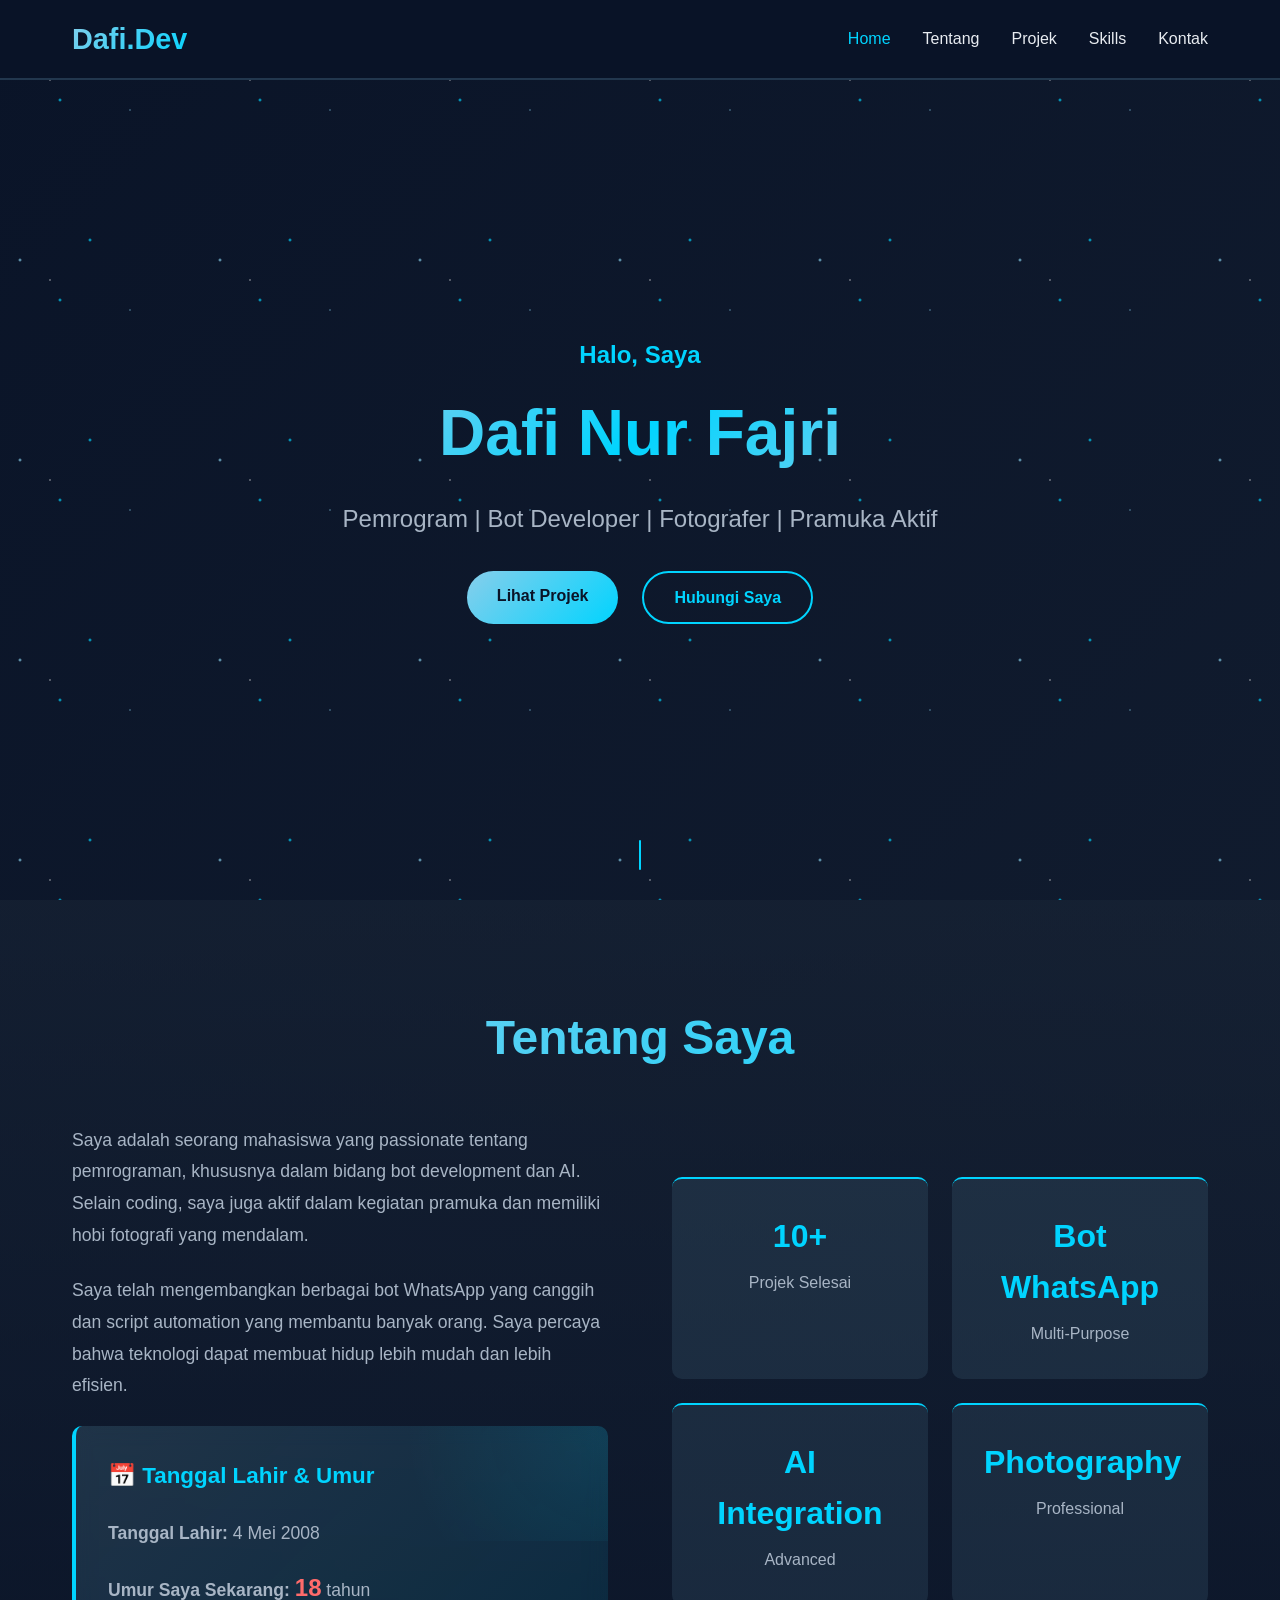
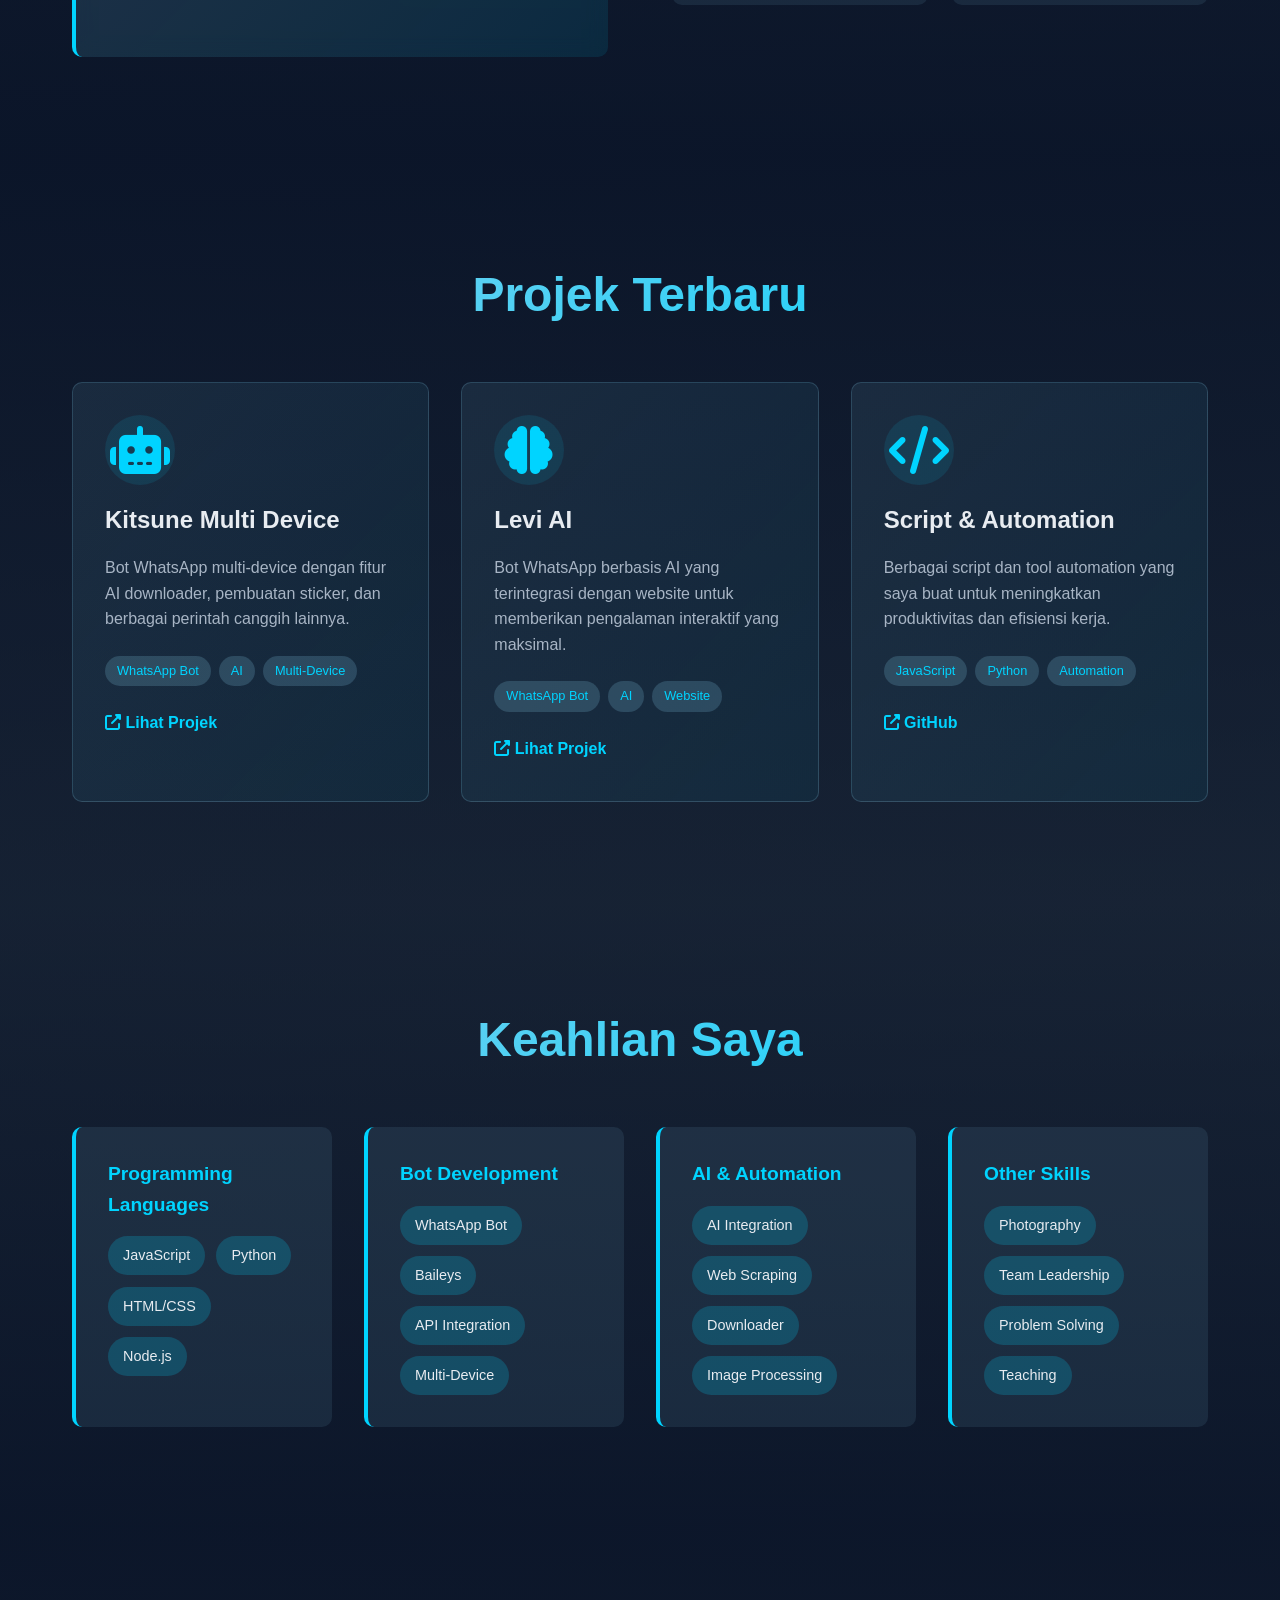
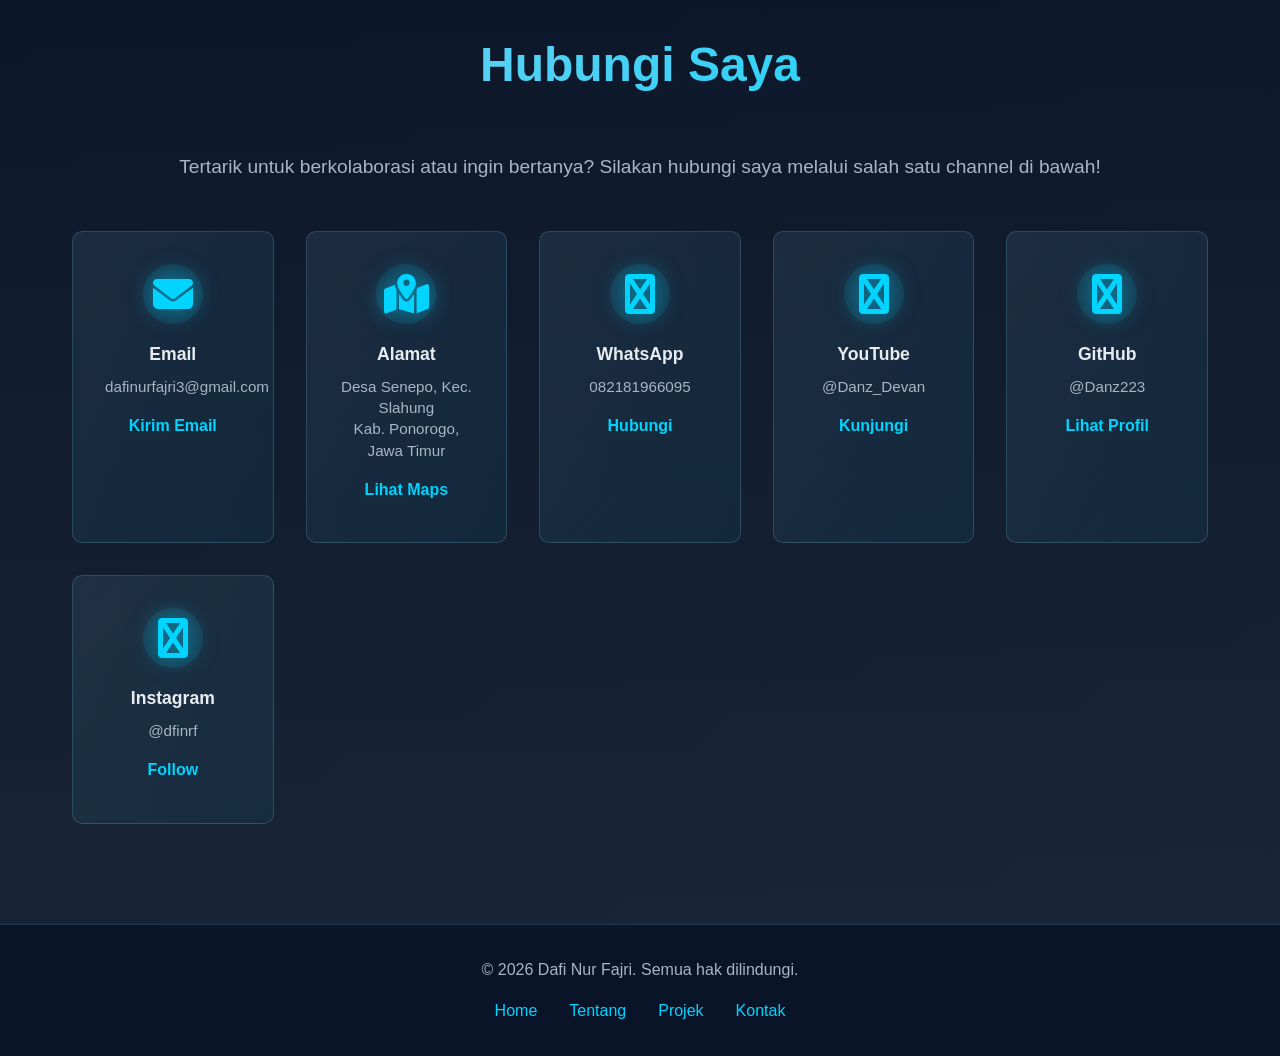
<file: index.html>
<!DOCTYPE html>
<html lang="id">
<head>
    <meta name="google-site-verification" content="H-0dtqLRIIepu6rio3VZLudSdS_zAdoAGjw9LfK89ck" />
    <meta charset="UTF-8">
    <meta name="viewport" content="width=device-width, initial-scale=1.0">
    <title>Dafi Nur Fajri - Portfolio</title>
    <link rel="stylesheet" href="styles.css">
    <link rel="stylesheet" href="https://cdnjs.cloudflare.com/ajax/libs/font-awesome/6.4.0/css/all.min.css">
</head>
<body>
    <!-- Navigation -->
    <nav class="navbar">
        <div class="nav-container">
            <div class="logo">
                <h1>Dafi<span>.Dev</span></h1>
            </div>
            <ul class="nav-menu">
                <li><a href="#home" class="nav-link">Home</a></li>
                <li><a href="#about" class="nav-link">Tentang</a></li>
                <li><a href="#projects" class="nav-link">Projek</a></li>
                <li><a href="#skills" class="nav-link">Skills</a></li>
                <li><a href="#contact" class="nav-link">Kontak</a></li>
            </ul>
            <div class="hamburger">
                <span></span>
                <span></span>
                <span></span>
            </div>
        </div>
    </nav>

    <!-- Hero Section -->
    <section id="home" class="hero">
        <div class="stars"></div>
        <div class="hero-content">
            <h2 class="greeting">Halo, Saya</h2>
            <h1 class="name">Dafi Nur Fajri</h1>
            <p class="subtitle">Pemrogram | Bot Developer | Fotografer | Pramuka Aktif</p>
            <div class="hero-buttons">
                <a href="#projects" class="btn btn-primary">Lihat Projek</a>
                <a href="#contact" class="btn btn-secondary">Hubungi Saya</a>
            </div>
        </div>
        <div class="scroll-indicator">
            <span></span>
        </div>
    </section>

    <!-- About Section -->
    <section id="about" class="about">
        <div class="container">
            <h2 class="section-title">Tentang Saya</h2>
            <div class="about-content">
                <div class="about-text">
                    <p>Saya adalah seorang mahasiswa yang passionate tentang pemrograman, khususnya dalam bidang bot development dan AI. Selain coding, saya juga aktif dalam kegiatan pramuka dan memiliki hobi fotografi yang mendalam.</p>
                    <p>Saya telah mengembangkan berbagai bot WhatsApp yang canggih dan script automation yang membantu banyak orang. Saya percaya bahwa teknologi dapat membuat hidup lebih mudah dan lebih efisien.</p>
                    
                    <div class="age-section">
                        <h3>📅 Tanggal Lahir & Umur</h3>
                        <div class="birthdate-display">
                            <p><strong>Tanggal Lahir:</strong> 4 Mei 2008</p>
                            <p><strong>Umur Saya Sekarang:</strong> <span id="liveAge" class="age-highlight">16</span> tahun</p>
                        </div>
                    </div>
                </div>
                <div class="about-stats">
                    <div class="stat-card">
                        <h3>10+</h3>
                        <p>Projek Selesai</p>
                    </div>
                    <div class="stat-card">
                        <h3>Bot WhatsApp</h3>
                        <p>Multi-Purpose</p>
                    </div>
                    <div class="stat-card">
                        <h3>AI Integration</h3>
                        <p>Advanced</p>
                    </div>
                    <div class="stat-card">
                        <h3>Photography</h3>
                        <p>Professional</p>
                    </div>
                </div>
            </div>
        </div>
    </section>

    <!-- Projects Section -->
    <section id="projects" class="projects">
        <div class="container">
            <h2 class="section-title">Projek Terbaru</h2>
            <div class="projects-grid">
                <!-- Project 1 -->
                <div class="project-card">
                    <div class="project-header">
                        <i class="fas fa-robot"></i>
                    </div>
                    <h3>Kitsune Multi Device</h3>
                    <p>Bot WhatsApp multi-device dengan fitur AI downloader, pembuatan sticker, dan berbagai perintah canggih lainnya.</p>
                    <div class="project-tags">
                        <span class="tag">WhatsApp Bot</span>
                        <span class="tag">AI</span>
                        <span class="tag">Multi-Device</span>
                    </div>
                    <a href="https://github.com/Danz223" class="project-link">
                        <i class="fas fa-external-link-alt"></i> Lihat Projek
                    </a>
                </div>

                <!-- Project 2 -->
                <div class="project-card">
                    <div class="project-header">
                        <i class="fas fa-brain"></i>
                    </div>
                    <h3>Levi AI</h3>
                    <p>Bot WhatsApp berbasis AI yang terintegrasi dengan website untuk memberikan pengalaman interaktif yang maksimal.</p>
                    <div class="project-tags">
                        <span class="tag">WhatsApp Bot</span>
                        <span class="tag">AI</span>
                        <span class="tag">Website</span>
                    </div>
                    <a href="https://github.com/Danz223" class="project-link">
                        <i class="fas fa-external-link-alt"></i> Lihat Projek
                    </a>
                </div>

                <!-- Project 3 -->
                <div class="project-card">
                    <div class="project-header">
                        <i class="fas fa-code"></i>
                    </div>
                    <h3>Script & Automation</h3>
                    <p>Berbagai script dan tool automation yang saya buat untuk meningkatkan produktivitas dan efisiensi kerja.</p>
                    <div class="project-tags">
                        <span class="tag">JavaScript</span>
                        <span class="tag">Python</span>
                        <span class="tag">Automation</span>
                    </div>
                    <a href="https://github.com/Danz223" class="project-link">
                        <i class="fas fa-external-link-alt"></i> GitHub
                    </a>
                </div>
            </div>
        </div>
    </section>

    <!-- Skills Section -->
    <section id="skills" class="skills">
        <div class="container">
            <h2 class="section-title">Keahlian Saya</h2>
            <div class="skills-grid">
                <div class="skill-item">
                    <h4>Programming Languages</h4>
                    <div class="skill-tags">
                        <span>JavaScript</span>
                        <span>Python</span>
                        <span>HTML/CSS</span>
                        <span>Node.js</span>
                    </div>
                </div>
                <div class="skill-item">
                    <h4>Bot Development</h4>
                    <div class="skill-tags">
                        <span>WhatsApp Bot</span>
                        <span>Baileys</span>
                        <span>API Integration</span>
                        <span>Multi-Device</span>
                    </div>
                </div>
                <div class="skill-item">
                    <h4>AI & Automation</h4>
                    <div class="skill-tags">
                        <span>AI Integration</span>
                        <span>Web Scraping</span>
                        <span>Downloader</span>
                        <span>Image Processing</span>
                    </div>
                </div>
                <div class="skill-item">
                    <h4>Other Skills</h4>
                    <div class="skill-tags">
                        <span>Photography</span>
                        <span>Team Leadership</span>
                        <span>Problem Solving</span>
                        <span>Teaching</span>
                    </div>
                </div>
            </div>
        </div>
    </section>

    <!-- Contact Section -->
    <section id="contact" class="contact">
        <div class="container">
            <h2 class="section-title">Hubungi Saya</h2>
            <div class="contact-content">
                <p class="contact-intro">Tertarik untuk berkolaborasi atau ingin bertanya? Silakan hubungi saya melalui salah satu channel di bawah!</p>
                
                <div class="contact-methods">
                    <div class="contact-card">
                        <i class="fas fa-envelope"></i>
                        <h4>Email</h4>
                        <p>dafinurfajri3@gmail.com</p>
                        <a href="mailto:dafinurfajri3@gmail.com" class="contact-link">Kirim Email</a>
                    </div>

                    <div class="contact-card">
                        <i class="fas fa-map-location-dot"></i>
                        <h4>Alamat</h4>
                        <p>Desa Senepo, Kec. Slahung<br>Kab. Ponorogo, Jawa Timur</p>
                        <a href="https://maps.google.com/?q=Senepo+Slahung+Ponorogo" class="contact-link" target="_blank">Lihat Maps</a>
                    </div>
                    
                    <div class="contact-card">
                        <i class="fas fa-whatsapp"></i>
                        <h4>WhatsApp</h4>
                        <p>082181966095</p>
                        <a href="https://wa.me/6282181966095" class="contact-link">Hubungi</a>
                    </div>
                    
                    <div class="contact-card">
                        <i class="fas fa-youtube"></i>
                        <h4>YouTube</h4>
                        <p>@Danz_Devan</p>
                        <a href="https://www.youtube.com/@Danz_Devan" class="contact-link" target="_blank">Kunjungi</a>
                    </div>
                    
                    <div class="contact-card">
                        <i class="fas fa-github"></i>
                        <h4>GitHub</h4>
                        <p>@Danz223</p>
                        <a href="https://github.com/Danz223" class="contact-link" target="_blank">Lihat Profil</a>
                    </div>
                    
                    <div class="contact-card">
                        <i class="fas fa-instagram"></i>
                        <h4>Instagram</h4>
                        <p>@dfinrf</p>
                        <a href="https://www.instagram.com/dfinrf/" class="contact-link" target="_blank">Follow</a>
                    </div>
                </div>
            </div>
        </div>
    </section>

    <!-- Footer -->
    <footer class="footer">
        <div class="container">
            <p>&copy; 2026 Dafi Nur Fajri. Semua hak dilindungi.</p>
            <div class="footer-links">
                <a href="#home">Home</a>
                <a href="#about">Tentang</a>
                <a href="#projects">Projek</a>
                <a href="#contact">Kontak</a>
            </div>
        </div>
    </footer>

    <script src="script.js"></script>
</body>
</html>
</file>
<file: styles.css>
* {
    margin: 0;
    padding: 0;
    box-sizing: border-box;
}

:root {
    --primary-color: #87CEEB;
    --primary-dark: #4A90B0;
    --dark-bg: #0a1428;
    --dark-bg-2: #1a2637;
    --text-light: #e8ecf1;
    --text-muted: #a8b5c5;
    --accent: #00d4ff;
    --accent-2: #ff6b6b;
}

html {
    scroll-behavior: smooth;
}

body {
    font-family: 'Segoe UI', Tahoma, Geneva, Verdana, sans-serif;
    background: linear-gradient(135deg, #0a1428 0%, #1a2637 100%);
    color: var(--text-light);
    overflow-x: hidden;
    line-height: 1.6;
}

/* Font Awesome Icon Fix */
[class^="fas"],
[class*=" fas"],
.fa-envelope,
.fa-map-location-dot,
.fa-whatsapp,
.fa-youtube,
.fa-github,
.fa-instagram {
    font-family: 'Font Awesome 6 Free' !important;
    font-weight: 900;
    -webkit-font-smoothing: antialiased;
    -moz-osx-font-smoothing: grayscale;
    display: inline-block;
    text-rendering: auto;
}

/* Navigation */
.navbar {
    position: fixed;
    top: 0;
    width: 100%;
    background: rgba(10, 20, 40, 0.95);
    backdrop-filter: blur(10px);
    z-index: 1000;
    border-bottom: 2px solid rgba(135, 206, 235, 0.2);
}

.nav-container {
    max-width: 1200px;
    margin: 0 auto;
    padding: 1rem 2rem;
    display: flex;
    justify-content: space-between;
    align-items: center;
}

.logo h1 {
    font-size: 1.8rem;
    background: linear-gradient(135deg, #87CEEB, #00d4ff);
    -webkit-background-clip: text;
    -webkit-text-fill-color: transparent;
    background-clip: text;
    font-weight: bold;
    animation: fadeIn 0.8s ease-in;
}

.logo h1 span {
    color: #ff6b6b;
}

.nav-menu {
    display: flex;
    list-style: none;
    gap: 2rem;
}

.nav-link {
    color: var(--text-light);
    text-decoration: none;
    transition: color 0.3s ease;
    position: relative;
}

.nav-link:hover {
    color: var(--accent);
}

.nav-link::after {
    content: '';
    position: absolute;
    bottom: -5px;
    left: 0;
    width: 0;
    height: 2px;
    background: var(--accent);
    transition: width 0.3s ease;
}

.nav-link:hover::after {
    width: 100%;
}

.hamburger {
    display: none;
    flex-direction: column;
    cursor: pointer;
}

.hamburger span {
    width: 25px;
    height: 3px;
    background: var(--accent);
    margin: 5px 0;
    transition: 0.3s ease;
}

/* Hero Section */
.hero {
    min-height: 100vh;
    display: flex;
    align-items: center;
    justify-content: center;
    position: relative;
    overflow: hidden;
    padding-top: 60px;
}

.stars {
    position: absolute;
    width: 100%;
    height: 100%;
    overflow: hidden;
}

.stars::before {
    content: '';
    position: absolute;
    width: 200%;
    height: 200%;
    background-image: 
        radial-gradient(2px 2px at 20px 30px, #87CEEB, transparent),
        radial-gradient(2px 2px at 60px 70px, #00d4ff, transparent),
        radial-gradient(1px 1px at 50px 50px, white, transparent),
        radial-gradient(1px 1px at 130px 80px, #87CEEB, transparent),
        radial-gradient(2px 2px at 90px 10px, #00d4ff, transparent);
    background-repeat: repeat;
    background-size: 200px 200px;
    animation: twinkle 5s ease-in-out infinite, particles-move 20s linear infinite;
}

@keyframes twinkle {
    0%, 100% { opacity: 0.5; }
    50% { opacity: 1; }
}

@keyframes particles-move {
    0% { transform: translate(0, 0); }
    25% { transform: translate(30px, -50px); }
    50% { transform: translate(-20px, 50px); }
    75% { transform: translate(50px, 20px); }
    100% { transform: translate(0, 0); }
}

.hero-content {
    position: relative;
    z-index: 10;
    text-align: center;
    animation: fadeInUp 1s ease-out;
}

.greeting {
    font-size: 1.5rem;
    color: var(--accent);
    margin-bottom: 0.5rem;
    animation: slideInDown 0.8s ease-out;
}

.name {
    font-size: 4rem;
    margin-bottom: 1rem;
    background: linear-gradient(135deg, #87CEEB, #00d4ff, #87CEEB);
    -webkit-background-clip: text;
    -webkit-text-fill-color: transparent;
    background-clip: text;
    animation: slideInUp 0.8s ease-out, text-glow 3s ease-in-out infinite;
    font-weight: 800;
}

.subtitle {
    font-size: 1.5rem;
    color: var(--text-muted);
    margin-bottom: 2rem;
    animation: fadeIn 1s ease-out 0.2s both;
}

.hero-buttons {
    display: flex;
    gap: 1.5rem;
    justify-content: center;
    animation: fadeIn 1s ease-out 0.4s both;
}

.btn {
    padding: 12px 30px;
    border: none;
    border-radius: 50px;
    font-size: 1rem;
    font-weight: 600;
    cursor: pointer;
    transition: all 0.3s ease;
    text-decoration: none;
    display: inline-block;
}

.btn-primary {
    background: linear-gradient(135deg, #87CEEB, #00d4ff);
    color: #0a1428;
    position: relative;
    overflow: hidden;
}

.btn-primary::before {
    content: '';
    position: absolute;
    top: -50%;
    left: -50%;
    width: 200%;
    height: 200%;
    background: radial-gradient(circle, rgba(255, 255, 255, 0.3), transparent);
    transform: scale(0);
    transition: transform 0.6s ease;
}

.btn-primary:hover {
    transform: translateY(-3px);
    box-shadow: 0 10px 30px rgba(0, 212, 255, 0.4);
}

.btn-primary:hover::before {
    transform: scale(1);
}

.btn-secondary {
    background: transparent;
    color: var(--accent);
    border: 2px solid var(--accent);
    position: relative;
    overflow: hidden;
    transition: all 0.3s ease;
}

.btn-secondary::before {
    content: '';
    position: absolute;
    top: 0;
    left: -100%;
    width: 100%;
    height: 100%;
    background: var(--accent);
    transition: left 0.3s ease;
    z-index: -1;
}

.btn-secondary:hover {
    color: #0a1428;
    background: var(--accent);
    box-shadow: 0 10px 30px rgba(0, 212, 255, 0.3);
    transform: translateY(-3px);
}

.btn-secondary:hover::before {
    left: 0;
}

.btn-small {
    padding: 8px 20px;
    font-size: 0.9rem;
}

.scroll-indicator {
    position: absolute;
    bottom: 30px;
    left: 50%;
    transform: translateX(-50%);
    animation: bounce 2s infinite;
}

.scroll-indicator span {
    display: block;
    width: 2px;
    height: 30px;
    background: var(--accent);
    border-radius: 10px;
}

@keyframes bounce {
    0%, 100% { transform: translateX(-50%) translateY(0); }
    50% { transform: translateX(-50%) translateY(10px); }
}

/* Container */
.container {
    max-width: 1200px;
    margin: 0 auto;
    padding: 0 2rem;
}

.section-title {
    font-size: 3rem;
    text-align: center;
    margin-bottom: 3rem;
    background: linear-gradient(135deg, #87CEEB, #00d4ff);
    -webkit-background-clip: text;
    -webkit-text-fill-color: transparent;
    background-clip: text;
}

/* About Section */
.about {
    padding: 100px 0;
    background: linear-gradient(180deg, rgba(26, 38, 55, 0.5) 0%, rgba(10, 20, 40, 0.8) 100%);
}

.about-content {
    display: grid;
    grid-template-columns: 1fr 1fr;
    gap: 4rem;
    align-items: center;
}

.about-text p {
    font-size: 1.1rem;
    color: var(--text-muted);
    margin-bottom: 1.5rem;
    line-height: 1.8;
    animation: fadeInLeft 0.8s ease-out;
}

.age-section {
    background: linear-gradient(135deg, rgba(135, 206, 235, 0.15) 0%, rgba(0, 212, 255, 0.1) 100%);
    padding: 2rem;
    border-radius: 10px;
    border-left: 4px solid var(--accent);
    animation: fadeInLeft 0.8s ease-out 0.2s both;
    backdrop-filter: blur(10px);
    position: relative;
    overflow: hidden;
}

.age-section::before {
    content: '';
    position: absolute;
    top: -50%;
    right: -50%;
    width: 100%;
    height: 100%;
    background: radial-gradient(circle, rgba(0, 212, 255, 0.1) 0%, transparent 70%);
    animation: pulse-glow 3s ease-in-out infinite;
}

.age-section h3 {
    color: var(--accent);
    margin-bottom: 1.5rem;
    font-size: 1.4rem;
    position: relative;
    z-index: 1;
}

.birthdate-display {
    position: relative;
    z-index: 1;
}

.birthdate-display p {
    font-size: 1.1rem;
    color: var(--text-muted);
    margin-bottom: 1rem;
    transition: all 0.3s ease;
}

.age-highlight {
    font-size: 1.5rem;
    color: #ff6b6b;
    font-weight: bold;
    animation: number-pop 0.5s ease-out;
}

.about-stats {
    display: grid;
    grid-template-columns: 1fr 1fr;
    gap: 1.5rem;
}

.stat-card {
    background: rgba(135, 206, 235, 0.1);
    padding: 2rem;
    border-radius: 10px;
    text-align: center;
    border-top: 2px solid var(--accent);
    transition: all 0.3s ease;
    animation: fadeInRight 0.8s ease-out;
    position: relative;
    overflow: hidden;
}

.stat-card::before {
    content: '';
    position: absolute;
    top: 0;
    left: 0;
    right: 0;
    bottom: 0;
    background: radial-gradient(circle at center, rgba(0, 212, 255, 0.1), transparent);
    opacity: 0;
    transition: opacity 0.3s ease;
}

.stat-card:hover {
    background: rgba(135, 206, 235, 0.2);
    transform: translateY(-5px) scale(1.02);
    box-shadow: 0 15px 35px rgba(0, 212, 255, 0.2);
}

.stat-card:hover::before {
    opacity: 1;
    animation: pulse-glow 2s ease-in-out infinite;
}

.stat-card h3 {
    font-size: 2rem;
    color: var(--accent);
    margin-bottom: 0.5rem;
    animation: number-pop 0.6s ease-out;
}

.stat-card p {
    color: var(--text-muted);
}

/* Projects Section */
.projects {
    padding: 100px 0;
    background: linear-gradient(180deg, rgba(10, 20, 40, 0.8) 0%, rgba(26, 38, 55, 0.5) 100%);
}

.projects-grid {
    display: grid;
    grid-template-columns: repeat(auto-fit, minmax(300px, 1fr));
    gap: 2rem;
}

.project-card {
    background: linear-gradient(135deg, rgba(135, 206, 235, 0.1) 0%, rgba(0, 212, 255, 0.05) 100%);
    border: 1px solid rgba(135, 206, 235, 0.2);
    padding: 2rem;
    border-radius: 10px;
    transition: all 0.3s ease;
    animation: fadeInUp 0.8s ease-out;
    position: relative;
    overflow: hidden;
}

.project-card::after {
    content: '';
    position: absolute;
    top: 0;
    left: -100%;
    width: 100%;
    height: 100%;
    background: linear-gradient(90deg, transparent, rgba(0, 212, 255, 0.2), transparent);
    transition: left 0.5s ease;
}

.project-card:hover::after {
    left: 100%;
}

.project-card:hover {
    background: linear-gradient(135deg, rgba(135, 206, 235, 0.2) 0%, rgba(0, 212, 255, 0.1) 100%);
    border-color: var(--accent);
    transform: translateY(-10px);
    box-shadow: 0 20px 40px rgba(0, 212, 255, 0.2);
}

.project-header {
    font-size: 3rem;
    color: var(--accent);
    margin-bottom: 1rem;
    display: inline-flex;
    align-items: center;
    justify-content: center;
    width: 70px;
    height: 70px;
    border-radius: 50%;
    background: rgba(0, 212, 255, 0.1);
    animation: float 3s ease-in-out infinite;
}

.project-card h3 {
    font-size: 1.5rem;
    color: var(--text-light);
    margin-bottom: 1rem;
}

.project-card p {
    color: var(--text-muted);
    margin-bottom: 1.5rem;
    line-height: 1.6;
}

.project-tags {
    display: flex;
    flex-wrap: wrap;
    gap: 0.5rem;
    margin-bottom: 1.5rem;
}

.tag {
    display: inline-block;
    background: rgba(135, 206, 235, 0.2);
    color: var(--accent);
    padding: 5px 12px;
    border-radius: 20px;
    font-size: 0.8rem;
}

.project-link {
    display: inline-block;
    color: var(--accent);
    text-decoration: none;
    font-weight: 600;
    transition: all 0.3s ease;
}

.project-link:hover {
    color: var(--accent-2);
    transform: translateX(5px);
}

/* Skills Section */
.skills {
    padding: 100px 0;
    background: linear-gradient(180deg, rgba(26, 38, 55, 0.5) 0%, rgba(10, 20, 40, 0.8) 100%);
}

.skills-grid {
    display: grid;
    grid-template-columns: repeat(auto-fit, minmax(250px, 1fr));
    gap: 2rem;
}

.skill-item {
    background: rgba(135, 206, 235, 0.1);
    padding: 2rem;
    border-radius: 10px;
    border-left: 4px solid var(--accent);
    animation: fadeInUp 0.8s ease-out;
    position: relative;
    overflow: hidden;
    transition: all 0.3s ease;
}

.skill-item::before {
    content: '';
    position: absolute;
    top: -2px;
    left: 0;
    width: 0;
    height: 4px;
    background: linear-gradient(90deg, transparent, var(--accent), transparent);
    transition: width 0.3s ease;
}

.skill-item:hover {
    background: rgba(135, 206, 235, 0.15);
    transform: translateY(-5px);
    box-shadow: 0 10px 25px rgba(0, 212, 255, 0.15);
}

.skill-item:hover::before {
    width: 100%;
}

.skill-item h4 {
    color: var(--accent);
    margin-bottom: 1rem;
    font-size: 1.2rem;
}

.skill-tags {
    display: flex;
    flex-wrap: wrap;
    gap: 0.7rem;
}

.skill-tags span {
    background: rgba(0, 212, 255, 0.2);
    color: var(--text-light);
    padding: 8px 15px;
    border-radius: 20px;
    font-size: 0.9rem;
    transition: all 0.3s ease;
}

.skill-tags span:hover {
    background: rgba(135, 206, 235, 0.4);
    transform: scale(1.05);
}

/* Contact Section */
.contact {
    padding: 100px 0;
    background: linear-gradient(180deg, rgba(10, 20, 40, 0.8) 0%, rgba(26, 38, 55, 0.5) 100%);
}

.contact-intro {
    text-align: center;
    font-size: 1.2rem;
    color: var(--text-muted);
    margin-bottom: 3rem;
}

.contact-methods {
    display: grid;
    grid-template-columns: repeat(auto-fit, minmax(200px, 1fr));
    gap: 2rem;
}

.contact-card {
    background: linear-gradient(135deg, rgba(135, 206, 235, 0.1) 0%, rgba(0, 212, 255, 0.05) 100%);
    border: 1px solid rgba(135, 206, 235, 0.2);
    padding: 2rem;
    border-radius: 10px;
    text-align: center;
    transition: all 0.3s ease;
    animation: fadeInUp 0.8s ease-out;
    position: relative;
    overflow: hidden;
}

.contact-card::before {
    content: '';
    position: absolute;
    top: -50%;
    left: -50%;
    width: 200%;
    height: 200%;
    background: radial-gradient(circle, rgba(0, 212, 255, 0.3) 0%, transparent 70%);
    opacity: 0;
    transition: opacity 0.3s ease;
}

.contact-card:hover {
    background: linear-gradient(135deg, rgba(135, 206, 235, 0.2) 0%, rgba(0, 212, 255, 0.1) 100%);
    border-color: var(--accent);
    transform: translateY(-10px);
    box-shadow: 0 15px 40px rgba(0, 212, 255, 0.25);
}

.contact-card i {
    font-size: 2.5rem;
    color: var(--accent);
    margin-bottom: 1rem;
    transition: all 0.3s ease;
    display: inline-flex;
    align-items: center;
    justify-content: center;
    animation: icon-bounce 2s ease-in-out infinite;
    filter: drop-shadow(0 0 10px rgba(0, 212, 255, 0.5));
    width: 60px;
    height: 60px;
    border-radius: 50%;
    background: rgba(0, 212, 255, 0.1);
}

.contact-card:hover i {
    animation: rotate-slow 0.6s linear infinite;
    text-shadow: 0 0 20px rgba(0, 212, 255, 0.8);
    filter: drop-shadow(0 0 20px rgba(0, 212, 255, 0.8));
    transform: scale(1.2);
    background: rgba(0, 212, 255, 0.2);
}

.contact-card h4 {
    color: var(--text-light);
    margin-bottom: 0.5rem;
    font-size: 1.1rem;
}

.contact-card p {
    color: var(--text-muted);
    margin-bottom: 1rem;
    font-size: 0.95rem;
    line-height: 1.4;
}

.contact-link {
    color: var(--accent);
    text-decoration: none;
    font-weight: 600;
    transition: all 0.3s ease;
}

.contact-link:hover {
    color: var(--accent-2);
}

/* Footer */
.footer {
    background: rgba(10, 20, 40, 0.95);
    border-top: 1px solid rgba(135, 206, 235, 0.2);
    padding: 2rem 0;
    text-align: center;
    color: var(--text-muted);
}

.footer-links {
    display: flex;
    justify-content: center;
    gap: 2rem;
    margin-top: 1rem;
}

.footer-links a {
    color: var(--accent);
    text-decoration: none;
    transition: color 0.3s ease;
}

.footer-links a:hover {
    color: var(--accent-2);
}

/* Animations */
@keyframes fadeIn {
    from { opacity: 0; }
    to { opacity: 1; }
}

@keyframes fadeInUp {
    from {
        opacity: 0;
        transform: translateY(30px);
    }
    to {
        opacity: 1;
        transform: translateY(0);
    }
}

@keyframes fadeInDown {
    from {
        opacity: 0;
        transform: translateY(-30px);
    }
    to {
        opacity: 1;
        transform: translateY(0);
    }
}

@keyframes fadeInLeft {
    from {
        opacity: 0;
        transform: translateX(-30px);
    }
    to {
        opacity: 1;
        transform: translateX(0);
    }
}

@keyframes fadeInRight {
    from {
        opacity: 0;
        transform: translateX(30px);
    }
    to {
        opacity: 1;
        transform: translateX(0);
    }
}

@keyframes slideInDown {
    from {
        opacity: 0;
        transform: translateY(-50px);
    }
    to {
        opacity: 1;
        transform: translateY(0);
    }
}

@keyframes slideInUp {
    from {
        opacity: 0;
        transform: translateY(50px);
    }
    to {
        opacity: 1;
        transform: translateY(0);
    }
}

@keyframes pulse {
    0%, 100% { opacity: 1; }
    50% { opacity: 0.5; }
}

@keyframes pulse-glow {
    0%, 100% { 
        opacity: 0.5;
        transform: scale(1);
    }
    50% { 
        opacity: 1;
        transform: scale(1.2);
    }
}

@keyframes glow {
    0%, 100% { 
        box-shadow: 0 0 10px rgba(0, 212, 255, 0.3);
    }
    50% { 
        box-shadow: 0 0 30px rgba(0, 212, 255, 0.6);
    }
}

@keyframes float {
    0%, 100% { transform: translateY(0px); }
    50% { transform: translateY(-20px); }
}

@keyframes rotate-slow {
    from { transform: rotate(0deg); }
    to { transform: rotate(360deg); }
}

@keyframes shimmer {
    0% { background-position: -1000px 0; }
    100% { background-position: 1000px 0; }
}

@keyframes scale-in {
    from {
        opacity: 0;
        transform: scale(0.8);
    }
    to {
        opacity: 1;
        transform: scale(1);
    }
}

@keyframes slide-right {
    from { transform: translateX(-100%); }
    to { transform: translateX(0); }
}

@keyframes slide-left {
    from { transform: translateX(100%); }
    to { transform: translateX(0); }
}

@keyframes text-glow {
    0%, 100% { text-shadow: 0 0 10px rgba(0, 212, 255, 0.5); }
    50% { text-shadow: 0 0 20px rgba(0, 212, 255, 1), 0 0 30px rgba(135, 206, 235, 0.8); }
}

@keyframes number-pop {
    0% {
        opacity: 0;
        transform: scale(0.5) translateY(-10px);
    }
    50% {
        opacity: 1;
        transform: scale(1.1);
    }
    100% {
        opacity: 1;
        transform: scale(1) translateY(0);
    }
}

@keyframes icon-bounce {
    0%, 100% { transform: translateY(0); }
    50% { transform: translateY(-10px); }
}

@keyframes background-shift {
    0% { background-position: 0% 50%; }
    50% { background-position: 100% 50%; }
    100% { background-position: 0% 50%; }
}

/* Scroll-triggered animations */
@keyframes scroll-fade-in {
    from {
        opacity: 0;
        transform: translateY(20px);
    }
    to {
        opacity: 1;
        transform: translateY(0);
    }
}

@keyframes slide-in-left-scroll {
    from {
        opacity: 0;
        transform: translateX(-50px);
    }
    to {
        opacity: 1;
        transform: translateX(0);
    }
}

@keyframes slide-in-right-scroll {
    from {
        opacity: 0;
        transform: translateX(50px);
    }
    to {
        opacity: 1;
        transform: translateX(0);
    }
}

@keyframes zoom-in-scroll {
    from {
        opacity: 0;
        transform: scale(0.8);
    }
    to {
        opacity: 1;
        transform: scale(1);
    }
}

@keyframes rotate-in {
    from {
        opacity: 0;
        transform: rotate(-10deg) scale(0.9);
    }
    to {
        opacity: 1;
        transform: rotate(0) scale(1);
    }
}

@keyframes flip-in {
    from {
        opacity: 0;
        transform: rotateY(90deg);
    }
    to {
        opacity: 1;
        transform: rotateY(0);
    }
}

@keyframes bounce-in {
    0% {
        opacity: 0;
        transform: scale(0.3);
    }
    50% {
        opacity: 1;
        transform: scale(1.05);
    }
    100% {
        opacity: 1;
        transform: scale(1);
    }
}

@keyframes wave {
    0% { transform: translateX(-100%); }
    100% { transform: translateX(100%); }
}

/* Device-Specific Optimizations */

/* Desktop Optimizations */
@media (min-width: 1025px) {
    body {
        font-size: 16px;
    }

    .project-header {
        font-size: 3rem;
    }

    .contact-card i {
        font-size: 2.5rem;
    }

    /* Enable parallax on desktop only */
    .stars {
        will-change: transform;
    }
}

/* Tablet Optimizations */
@media (768px <= width <= 1024px) {
    body {
        font-size: 15px;
    }

    .project-header {
        font-size: 2.5rem;
        width: 60px;
        height: 60px;
    }

    .contact-card i {
        font-size: 2.2rem;
        width: 55px;
        height: 55px;
    }

    /* Disable parallax on tablet for performance */
    .stars {
        will-change: auto;
    }
}

/* Mobile Optimizations */
@media (max-width: 767px) {
    body {
        font-size: 14px;
        -webkit-touch-callout: none;
    }

    /* Prevent zoom on double-tap */
    input, textarea {
        font-size: 16px;
    }

    .project-header {
        font-size: 2rem;
        width: 50px;
        height: 50px;
    }

    .contact-card i {
        font-size: 1.8rem;
        width: 50px;
        height: 50px;
    }

    /* Reduce animation complexity on mobile */
    .stars::before {
        animation: twinkle 5s ease-in-out infinite !important;
    }

    /* Improve touch targets */
    .btn, .nav-link, .contact-link, .project-link {
        min-height: 44px;
        min-width: 44px;
        display: inline-flex;
        align-items: center;
        justify-content: center;
    }

    /* Optimize grid for small screens */
    .contact-methods {
        grid-template-columns: 1fr !important;
    }

    .skills-grid {
        grid-template-columns: 1fr !important;
    }

    .projects-grid {
        grid-template-columns: 1fr !important;
    }
}

/* Responsive */
@media (max-width: 768px) {
    .hamburger {
        display: flex;
    }

    .nav-menu {
        position: fixed;
        top: 60px;
        left: -100%;
        flex-direction: column;
        background: rgba(10, 20, 40, 0.98);
        width: 100%;
        text-align: center;
        gap: 0;
        padding: 2rem 0;
        transition: left 0.3s ease;
    }

    .nav-menu.active {
        left: 0;
    }

    .name {
        font-size: 2.5rem;
    }

    .hero-buttons {
        flex-direction: column;
        gap: 1rem;
    }

    .about-content {
        grid-template-columns: 1fr;
    }

    .projects-grid {
        grid-template-columns: 1fr;
    }

    .section-title {
        font-size: 2rem;
    }

    .contact-methods {
        grid-template-columns: 1fr;
    }

    .contact-card {
        padding: 1.5rem;
    }

    .contact-card i {
        font-size: 2rem;
    }

    .skill-item {
        padding: 1.5rem;
    }

    .about-stats {
        grid-template-columns: 1fr;
    }

    .stat-card {
        padding: 1.5rem;
    }

    .logo h1 {
        font-size: 1.3rem;
    }

    .nav-menu {
        gap: 0;
    }

    .nav-link {
        padding: 1rem;
        display: block;
    }
}

@media (max-width: 480px) {
    .name {
        font-size: 1.8rem;
    }

    .subtitle {
        font-size: 1rem;
    }

    .section-title {
        font-size: 1.5rem;
        margin-bottom: 2rem;
    }

    .btn {
        padding: 10px 20px;
        font-size: 0.9rem;
    }

    .contact-methods {
        gap: 1rem;
    }

    .contact-card {
        padding: 1rem;
    }

    .contact-card i {
        font-size: 1.8rem;
    }

    .project-card {
        padding: 1.5rem;
    }

    .skill-item {
        padding: 1rem;
    }

    .skills-grid {
        gap: 1rem;
    }

    .stat-card {
        padding: 1rem;
    }

    .about-stats {
        gap: 1rem;
    }

    .stat-card h3 {
        font-size: 1.5rem;
    }
}
</file>
